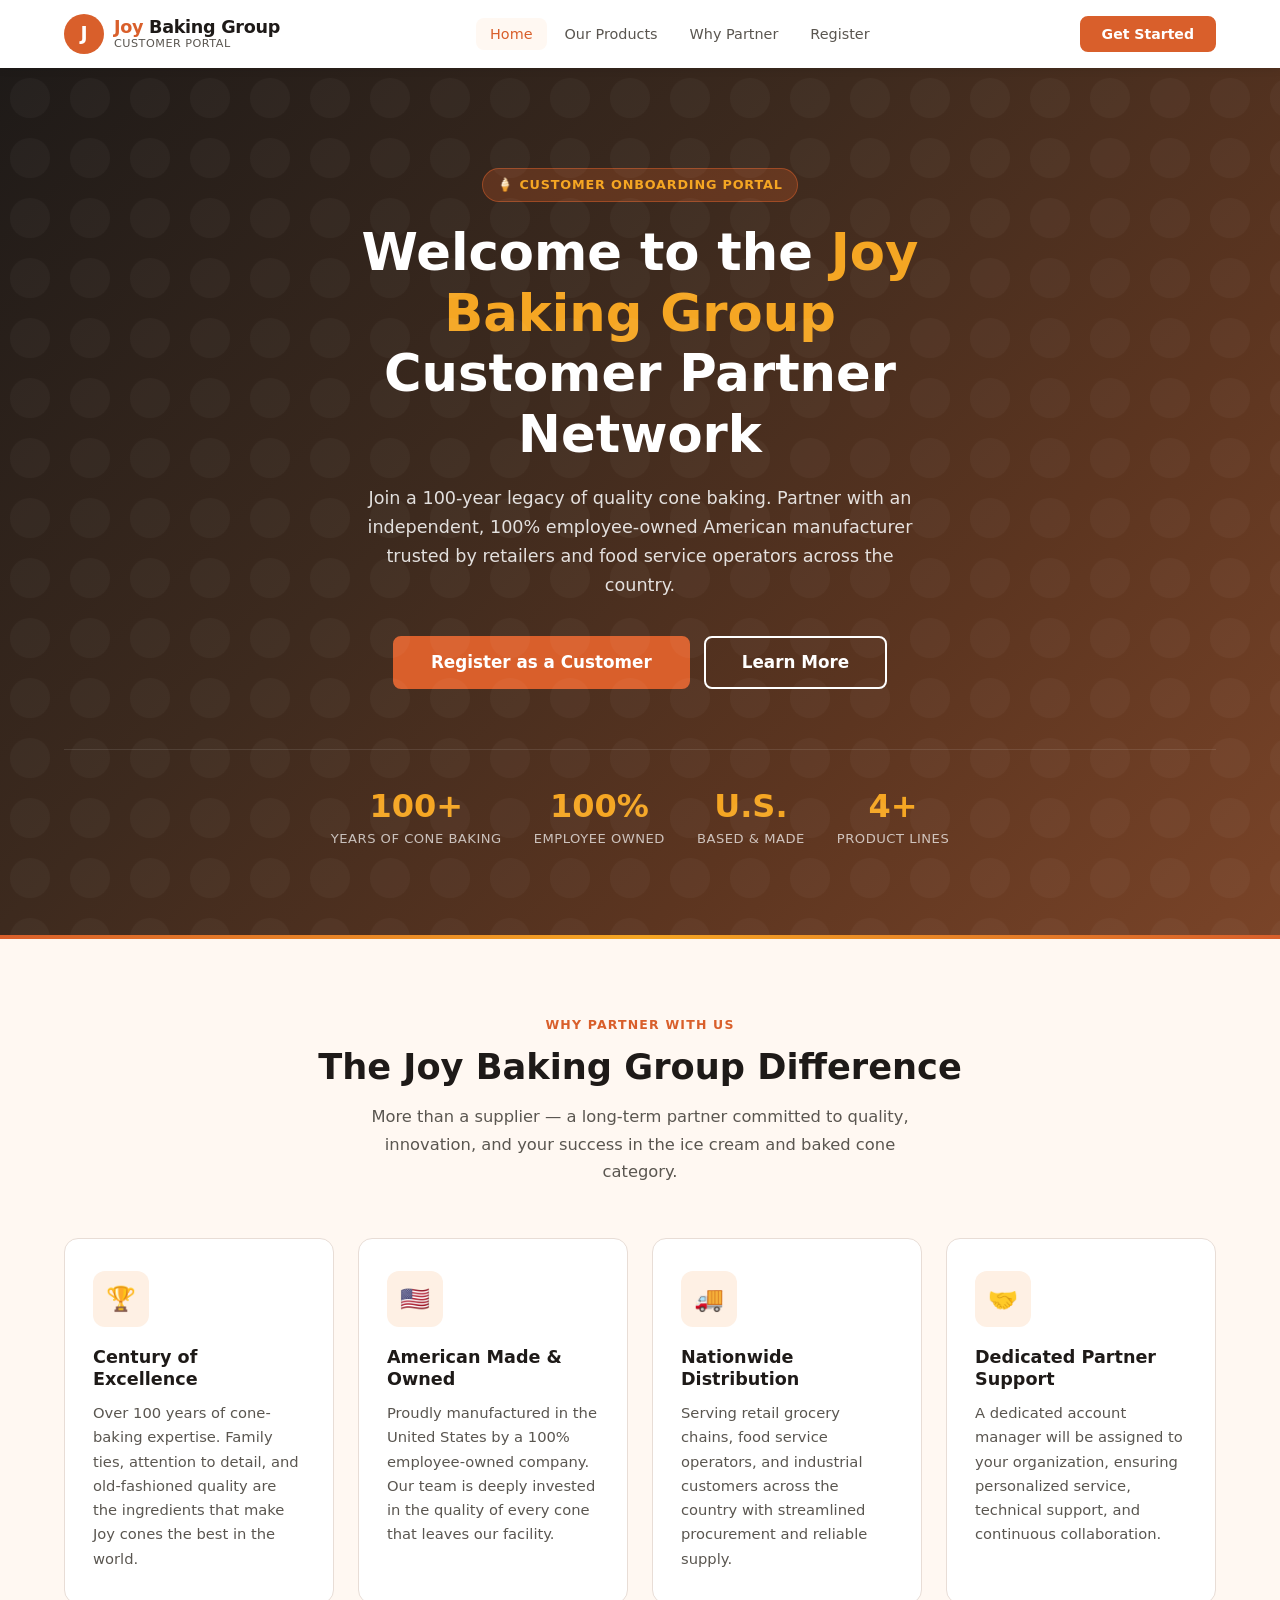
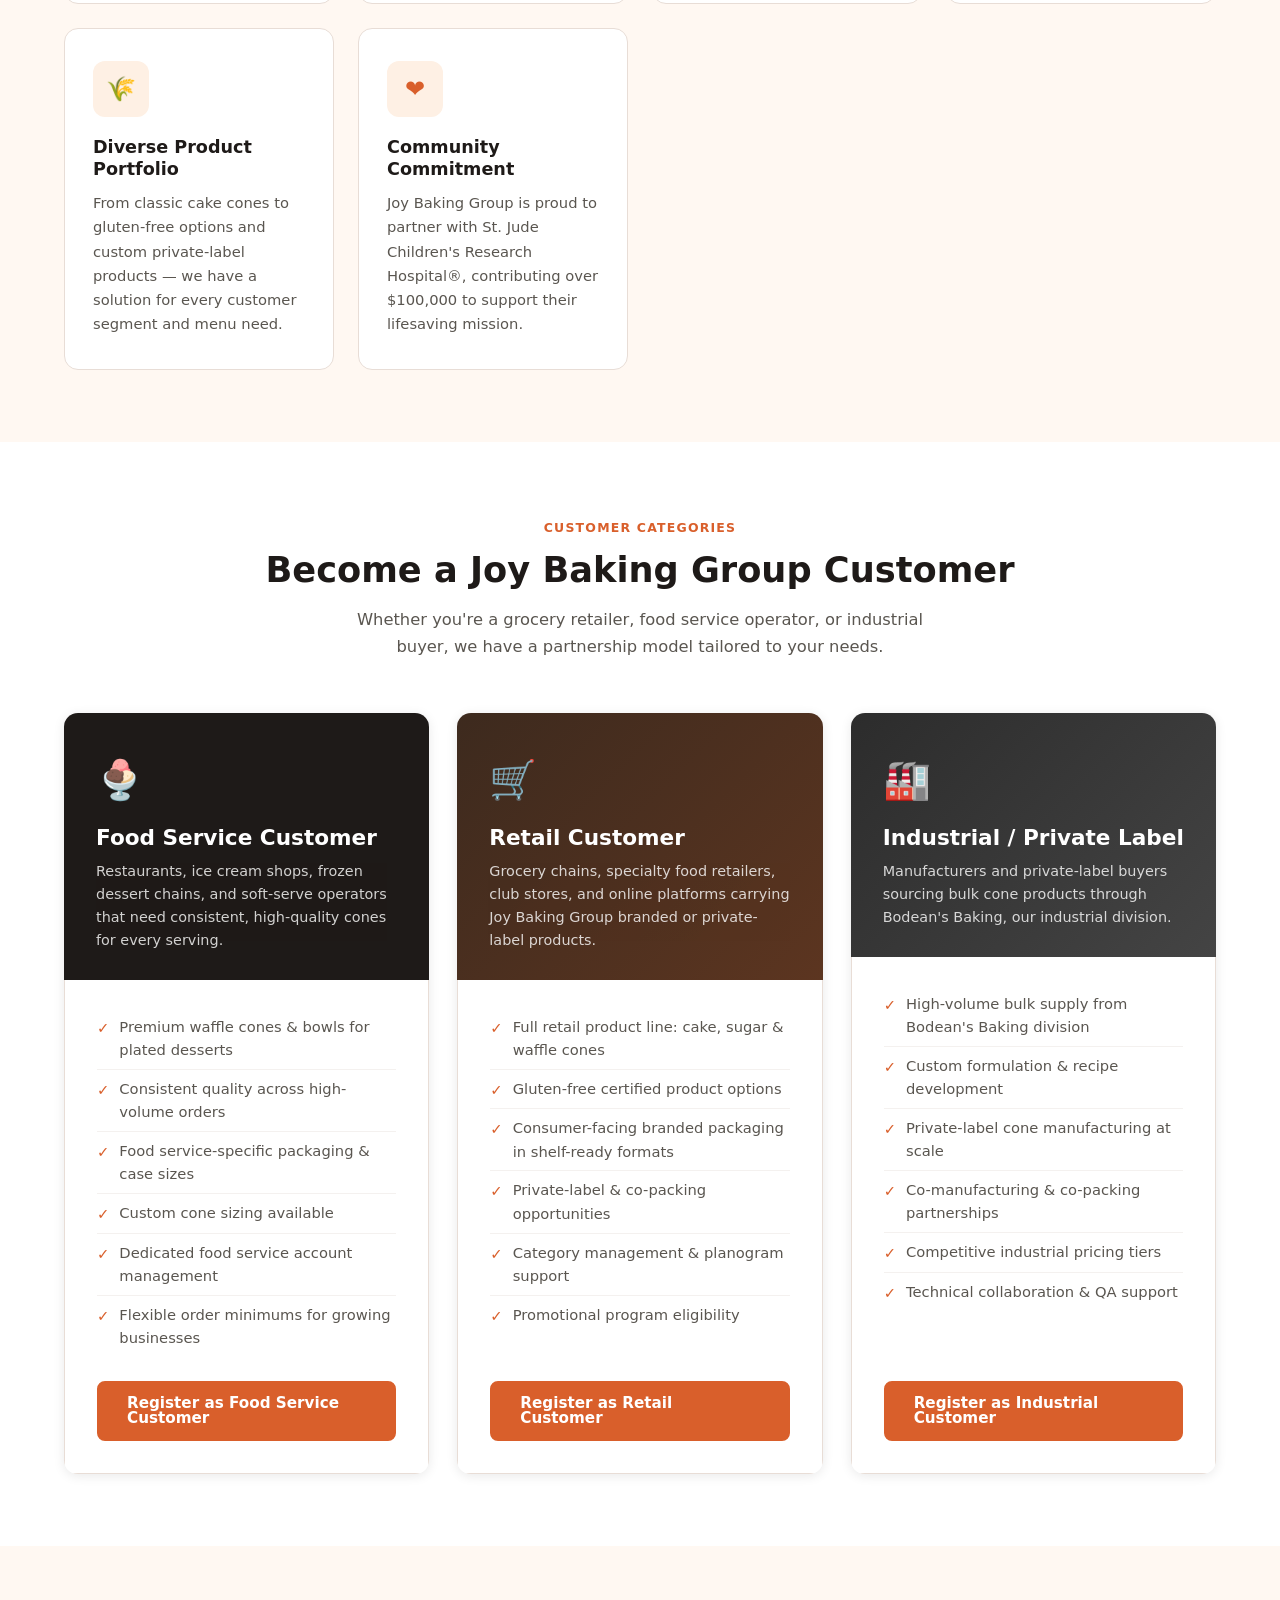
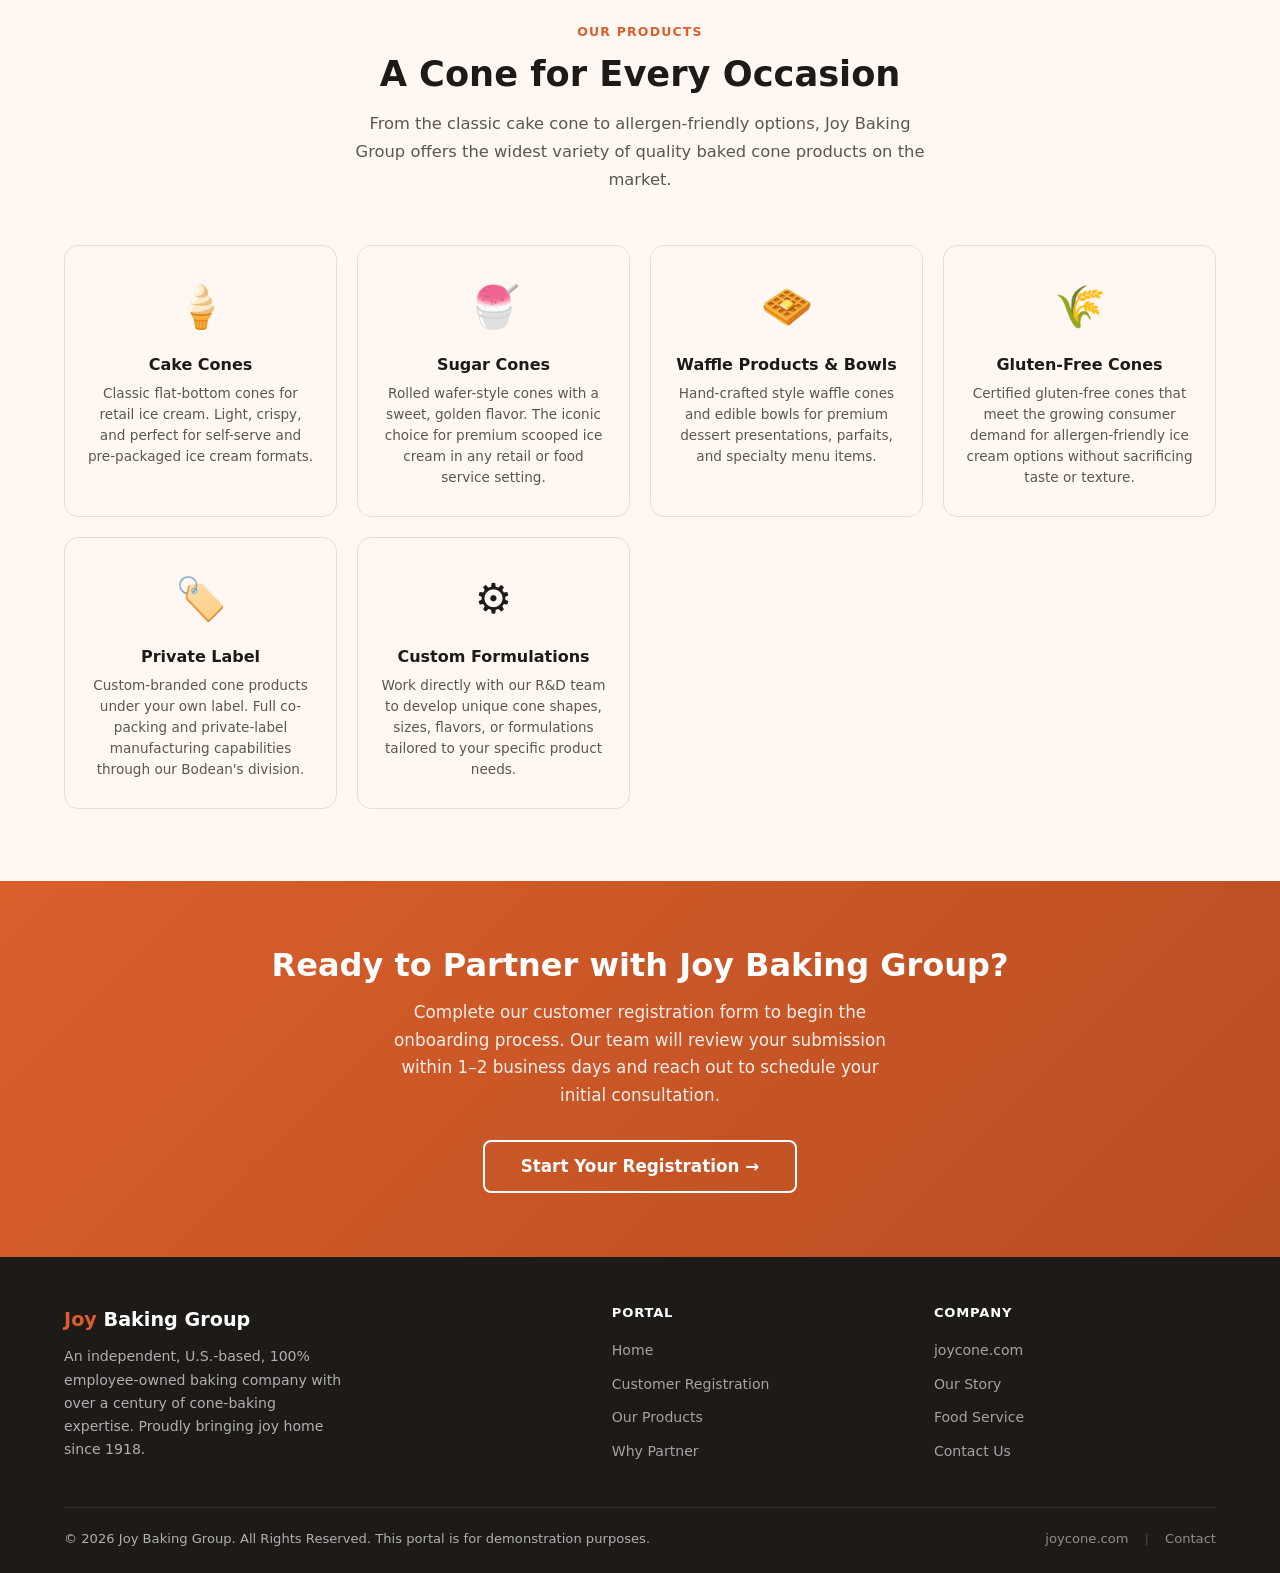
<file: index.html>
<!DOCTYPE html>
<html lang="en">
<head>
  <meta charset="UTF-8" />
  <meta name="viewport" content="width=device-width, initial-scale=1.0" />
  <title>Joy Baking Group | Customer Onboarding Portal</title>
  <link rel="stylesheet" href="css/styles.css" />
  <link rel="icon" href="data:image/svg+xml,<svg xmlns='http://www.w3.org/2000/svg' viewBox='0 0 100 100'><text y='.9em' font-size='90'>🍦</text></svg>" />
</head>
<body>

  <!-- ========== NAVIGATION ========== -->
  <nav class="site-nav" role="navigation" aria-label="Main navigation">
    <div class="container">
      <div class="nav-inner">
        <a href="index.html" class="nav-brand" aria-label="Joy Baking Group Home">
          <div class="nav-brand-logo" aria-hidden="true">J</div>
          <div class="nav-brand-text">
            <div class="brand-name"><span>Joy</span> Baking Group</div>
            <div class="brand-sub">Customer Portal</div>
          </div>
        </a>

        <ul class="nav-links" id="navLinks" role="list">
          <li><a href="index.html" class="active">Home</a></li>
          <li><a href="#products">Our Products</a></li>
          <li><a href="#why-partner">Why Partner</a></li>
          <li><a href="customer-registration.html">Register</a></li>
        </ul>

        <div class="nav-cta">
          <a href="customer-registration.html" class="btn btn-primary btn-sm">Get Started</a>
        </div>

        <button class="nav-hamburger" id="navToggle" aria-label="Toggle menu" aria-expanded="false" aria-controls="navLinks">
          <span></span><span></span><span></span>
        </button>
      </div>
    </div>
  </nav>

  <!-- ========== HERO ========== -->
  <section class="hero" aria-label="Welcome section">
    <div class="container text-center">
      <div class="hero-badge" aria-hidden="true">🍦 Customer Onboarding Portal</div>
      <h1 class="hero-title">
        Welcome to the <span>Joy Baking Group</span><br/>Customer Partner Network
      </h1>
      <p class="hero-subtitle">
        Join a 100-year legacy of quality cone baking. Partner with an independent,
        100% employee-owned American manufacturer trusted by retailers and food service
        operators across the country.
      </p>
      <div class="hero-actions">
        <a href="customer-registration.html" class="btn btn-primary btn-lg">
          Register as a Customer
        </a>
        <a href="#why-partner" class="btn btn-outline-white btn-lg">
          Learn More
        </a>
      </div>

      <div class="hero-stats" role="list" aria-label="Company highlights">
        <div class="hero-stat-item" role="listitem">
          <div class="hero-stat-value">100+</div>
          <div class="hero-stat-label">Years of Cone Baking</div>
        </div>
        <div class="hero-stat-item" role="listitem">
          <div class="hero-stat-value">100%</div>
          <div class="hero-stat-label">Employee Owned</div>
        </div>
        <div class="hero-stat-item" role="listitem">
          <div class="hero-stat-value">U.S.</div>
          <div class="hero-stat-label">Based &amp; Made</div>
        </div>
        <div class="hero-stat-item" role="listitem">
          <div class="hero-stat-value">4+</div>
          <div class="hero-stat-label">Product Lines</div>
        </div>
      </div>
    </div>
  </section>

  <!-- ========== WHY PARTNER ========== -->
  <section class="section bg-cream" id="why-partner" aria-labelledby="why-partner-heading">
    <div class="container">
      <div class="section-header">
        <div class="section-tag">Why Partner With Us</div>
        <h2 class="section-title" id="why-partner-heading">
          The Joy Baking Group Difference
        </h2>
        <p class="section-desc">
          More than a supplier — a long-term partner committed to quality, innovation,
          and your success in the ice cream and baked cone category.
        </p>
      </div>

      <div class="cards-grid">
        <article class="feature-card">
          <div class="feature-icon" aria-hidden="true">🏆</div>
          <h3>Century of Excellence</h3>
          <p>
            Over 100 years of cone-baking expertise. Family ties, attention to detail,
            and old-fashioned quality are the ingredients that make Joy cones the best
            in the world.
          </p>
        </article>

        <article class="feature-card">
          <div class="feature-icon" aria-hidden="true">🇺🇸</div>
          <h3>American Made &amp; Owned</h3>
          <p>
            Proudly manufactured in the United States by a 100% employee-owned company.
            Our team is deeply invested in the quality of every cone that leaves our facility.
          </p>
        </article>

        <article class="feature-card">
          <div class="feature-icon" aria-hidden="true">🚚</div>
          <h3>Nationwide Distribution</h3>
          <p>
            Serving retail grocery chains, food service operators, and industrial
            customers across the country with streamlined procurement and reliable supply.
          </p>
        </article>

        <article class="feature-card">
          <div class="feature-icon" aria-hidden="true">🤝</div>
          <h3>Dedicated Partner Support</h3>
          <p>
            A dedicated account manager will be assigned to your organization, ensuring
            personalized service, technical support, and continuous collaboration.
          </p>
        </article>

        <article class="feature-card">
          <div class="feature-icon" aria-hidden="true">🌾</div>
          <h3>Diverse Product Portfolio</h3>
          <p>
            From classic cake cones to gluten-free options and custom private-label
            products — we have a solution for every customer segment and menu need.
          </p>
        </article>

        <article class="feature-card">
          <div class="feature-icon" aria-hidden="true">❤️</div>
          <h3>Community Commitment</h3>
          <p>
            Joy Baking Group is proud to partner with St. Jude Children's Research
            Hospital®, contributing over $100,000 to support their lifesaving mission.
          </p>
        </article>
      </div>
    </div>
  </section>

  <!-- ========== BECOME A CUSTOMER ========== -->
  <section class="section" aria-labelledby="become-customer-heading">
    <div class="container">
      <div class="section-header">
        <div class="section-tag">Customer Categories</div>
        <h2 class="section-title" id="become-customer-heading">
          Become a Joy Baking Group Customer
        </h2>
        <p class="section-desc">
          Whether you're a grocery retailer, food service operator, or industrial buyer,
          we have a partnership model tailored to your needs.
        </p>
      </div>

      <div class="ctype-grid">
        <!-- Food Service -->
        <div class="ctype-card">
          <div class="ctype-header">
            <div class="ctype-icon" aria-hidden="true">🍨</div>
            <h3>Food Service Customer</h3>
            <p>
              Restaurants, ice cream shops, frozen dessert chains, and soft-serve
              operators that need consistent, high-quality cones for every serving.
            </p>
          </div>
          <div class="ctype-body">
            <ul class="ctype-list" role="list">
              <li>Premium waffle cones &amp; bowls for plated desserts</li>
              <li>Consistent quality across high-volume orders</li>
              <li>Food service-specific packaging &amp; case sizes</li>
              <li>Custom cone sizing available</li>
              <li>Dedicated food service account management</li>
              <li>Flexible order minimums for growing businesses</li>
            </ul>
            <a href="customer-registration.html" class="btn btn-primary">
              Register as Food Service Customer
            </a>
          </div>
        </div>

        <!-- Retail -->
        <div class="ctype-card">
          <div class="ctype-header alt">
            <div class="ctype-icon" aria-hidden="true">🛒</div>
            <h3>Retail Customer</h3>
            <p>
              Grocery chains, specialty food retailers, club stores, and online
              platforms carrying Joy Baking Group branded or private-label products.
            </p>
          </div>
          <div class="ctype-body">
            <ul class="ctype-list" role="list">
              <li>Full retail product line: cake, sugar &amp; waffle cones</li>
              <li>Gluten-free certified product options</li>
              <li>Consumer-facing branded packaging in shelf-ready formats</li>
              <li>Private-label &amp; co-packing opportunities</li>
              <li>Category management &amp; planogram support</li>
              <li>Promotional program eligibility</li>
            </ul>
            <a href="customer-registration.html" class="btn btn-primary">
              Register as Retail Customer
            </a>
          </div>
        </div>

        <!-- Industrial -->
        <div class="ctype-card">
          <div class="ctype-header" style="background: linear-gradient(135deg, #2C2C2C, #444);">
            <div class="ctype-icon" aria-hidden="true">🏭</div>
            <h3>Industrial / Private Label</h3>
            <p>
              Manufacturers and private-label buyers sourcing bulk cone products
              through Bodean's Baking, our industrial division.
            </p>
          </div>
          <div class="ctype-body">
            <ul class="ctype-list" role="list">
              <li>High-volume bulk supply from Bodean's Baking division</li>
              <li>Custom formulation &amp; recipe development</li>
              <li>Private-label cone manufacturing at scale</li>
              <li>Co-manufacturing &amp; co-packing partnerships</li>
              <li>Competitive industrial pricing tiers</li>
              <li>Technical collaboration &amp; QA support</li>
            </ul>
            <a href="customer-registration.html" class="btn btn-primary">
              Register as Industrial Customer
            </a>
          </div>
        </div>
      </div>
    </div>
  </section>

  <!-- ========== PRODUCTS ========== -->
  <section class="section bg-cream" id="products" aria-labelledby="products-heading">
    <div class="container">
      <div class="section-header">
        <div class="section-tag">Our Products</div>
        <h2 class="section-title" id="products-heading">A Cone for Every Occasion</h2>
        <p class="section-desc">
          From the classic cake cone to allergen-friendly options, Joy Baking Group
          offers the widest variety of quality baked cone products on the market.
        </p>
      </div>

      <div class="products-grid">
        <article class="product-card">
          <div class="product-emoji" aria-hidden="true">🍦</div>
          <h4>Cake Cones</h4>
          <p>Classic flat-bottom cones for retail ice cream. Light, crispy, and perfect
          for self-serve and pre-packaged ice cream formats.</p>
        </article>

        <article class="product-card">
          <div class="product-emoji" aria-hidden="true">🍧</div>
          <h4>Sugar Cones</h4>
          <p>Rolled wafer-style cones with a sweet, golden flavor. The iconic choice
          for premium scooped ice cream in any retail or food service setting.</p>
        </article>

        <article class="product-card">
          <div class="product-emoji" aria-hidden="true">🧇</div>
          <h4>Waffle Products &amp; Bowls</h4>
          <p>Hand-crafted style waffle cones and edible bowls for premium dessert
          presentations, parfaits, and specialty menu items.</p>
        </article>

        <article class="product-card">
          <div class="product-emoji" aria-hidden="true">🌾</div>
          <h4>Gluten-Free Cones</h4>
          <p>Certified gluten-free cones that meet the growing consumer demand for
          allergen-friendly ice cream options without sacrificing taste or texture.</p>
        </article>

        <article class="product-card">
          <div class="product-emoji" aria-hidden="true">🏷️</div>
          <h4>Private Label</h4>
          <p>Custom-branded cone products under your own label. Full co-packing
          and private-label manufacturing capabilities through our Bodean's division.</p>
        </article>

        <article class="product-card">
          <div class="product-emoji" aria-hidden="true">⚙️</div>
          <h4>Custom Formulations</h4>
          <p>Work directly with our R&amp;D team to develop unique cone shapes, sizes,
          flavors, or formulations tailored to your specific product needs.</p>
        </article>
      </div>
    </div>
  </section>

  <!-- ========== CTA BANNER ========== -->
  <section class="cta-banner" aria-labelledby="cta-heading">
    <div class="container">
      <h2 id="cta-heading">Ready to Partner with Joy Baking Group?</h2>
      <p>
        Complete our customer registration form to begin the onboarding process.
        Our team will review your submission within 1–2 business days and reach
        out to schedule your initial consultation.
      </p>
      <a href="customer-registration.html" class="btn btn-outline-white btn-lg">
        Start Your Registration →
      </a>
    </div>
  </section>

  <!-- ========== FOOTER ========== -->
  <footer class="site-footer" role="contentinfo">
    <div class="container">
      <div class="footer-inner">
        <div class="footer-brand">
          <div class="brand-name"><span>Joy</span> Baking Group</div>
          <p>
            An independent, U.S.-based, 100% employee-owned baking company with
            over a century of cone-baking expertise. Proudly bringing joy home
            since 1918.
          </p>
        </div>
        <div class="footer-col">
          <h4>Portal</h4>
          <ul role="list">
            <li><a href="index.html">Home</a></li>
            <li><a href="customer-registration.html">Customer Registration</a></li>
            <li><a href="#products">Our Products</a></li>
            <li><a href="#why-partner">Why Partner</a></li>
          </ul>
        </div>
        <div class="footer-col">
          <h4>Company</h4>
          <ul role="list">
            <li><a href="https://joycone.com/" target="_blank" rel="noopener noreferrer">joycone.com</a></li>
            <li><a href="https://joycone.com/history/" target="_blank" rel="noopener noreferrer">Our Story</a></li>
            <li><a href="https://joycone.com/fs_products/" target="_blank" rel="noopener noreferrer">Food Service</a></li>
            <li><a href="https://joycone.com/contact/" target="_blank" rel="noopener noreferrer">Contact Us</a></li>
          </ul>
        </div>
      </div>
      <div class="footer-bottom">
        <span>© 2026 Joy Baking Group. All Rights Reserved. This portal is for demonstration purposes.</span>
        <div style="display:flex; gap: 16px;">
          <a href="https://joycone.com/" target="_blank" rel="noopener noreferrer">joycone.com</a>
          <span style="opacity:0.3">|</span>
          <a href="https://joycone.com/contact/" target="_blank" rel="noopener noreferrer">Contact</a>
        </div>
      </div>
    </div>
  </footer>

  <script src="js/main.js"></script>
</body>
</html>
</file>
<file: css/styles.css>
/* ============================================================
   Joy Baking Group — Customer Onboarding Portal
   Global Stylesheet
   ============================================================ */

/* ---------- CSS Variables ---------- */
:root {
  --joy-orange:   #D95F2B;
  --joy-orange-dark: #B84D22;
  --joy-orange-light: #F07840;
  --joy-yellow:   #F5A623;
  --joy-cream:    #FFF8F2;
  --joy-cream-mid:#FEF0E4;
  --joy-dark:     #1E1A18;
  --joy-gray:     #5A5650;
  --joy-gray-light:#F4F1EF;
  --joy-white:    #FFFFFF;
  --joy-border:   #E8DDD6;
  --joy-success:  #2E7D52;
  --joy-error:    #C0392B;
  --joy-shadow:   0 2px 12px rgba(0,0,0,0.09);
  --joy-shadow-md:0 4px 24px rgba(0,0,0,0.13);
  --radius:       8px;
  --radius-lg:    14px;
  --transition:   all 0.22s ease;
  --font-body:    'Segoe UI', system-ui, -apple-system, sans-serif;
}

/* ---------- Base Reset ---------- */
*, *::before, *::after { box-sizing: border-box; margin: 0; padding: 0; }

html { scroll-behavior: smooth; font-size: 16px; }

body {
  font-family: var(--font-body);
  background: var(--joy-white);
  color: var(--joy-dark);
  line-height: 1.6;
  -webkit-font-smoothing: antialiased;
}

img { max-width: 100%; height: auto; display: block; }
a  { color: var(--joy-orange); text-decoration: none; transition: var(--transition); }
a:hover { color: var(--joy-orange-dark); text-decoration: underline; }

ul { list-style: none; }
h1,h2,h3,h4,h5 { line-height: 1.25; font-weight: 700; }

/* ---------- Utility Helpers ---------- */
.container {
  width: 100%;
  max-width: 1200px;
  margin: 0 auto;
  padding: 0 24px;
}
.text-center { text-align: center; }
.text-orange { color: var(--joy-orange); }
.bg-cream    { background: var(--joy-cream); }
.bg-dark     { background: var(--joy-dark); }
.fw-600      { font-weight: 600; }
.mt-4        { margin-top: 1rem; }
.mb-4        { margin-bottom: 1rem; }
.hidden      { display: none !important; }

/* ---------- Buttons ---------- */
.btn {
  display: inline-flex;
  align-items: center;
  gap: 8px;
  padding: 13px 28px;
  border-radius: var(--radius);
  font-size: 0.95rem;
  font-weight: 600;
  cursor: pointer;
  border: 2px solid transparent;
  transition: var(--transition);
  text-decoration: none;
  line-height: 1;
}
.btn-primary {
  background: var(--joy-orange);
  color: var(--joy-white);
  border-color: var(--joy-orange);
}
.btn-primary:hover {
  background: var(--joy-orange-dark);
  border-color: var(--joy-orange-dark);
  color: var(--joy-white);
  text-decoration: none;
  transform: translateY(-1px);
  box-shadow: 0 4px 14px rgba(217,95,43,0.35);
}
.btn-outline {
  background: transparent;
  color: var(--joy-orange);
  border-color: var(--joy-orange);
}
.btn-outline:hover {
  background: var(--joy-orange);
  color: var(--joy-white);
  text-decoration: none;
  transform: translateY(-1px);
}
.btn-outline-white {
  background: transparent;
  color: var(--joy-white);
  border-color: var(--joy-white);
}
.btn-outline-white:hover {
  background: var(--joy-white);
  color: var(--joy-orange);
  text-decoration: none;
}
.btn-lg {
  padding: 16px 36px;
  font-size: 1.05rem;
}
.btn-sm {
  padding: 9px 20px;
  font-size: 0.88rem;
}

/* ============================================================
   NAVIGATION
   ============================================================ */
.site-nav {
  position: sticky;
  top: 0;
  z-index: 1000;
  background: var(--joy-white);
  box-shadow: 0 2px 8px rgba(0,0,0,0.08);
}
.nav-inner {
  display: flex;
  align-items: center;
  justify-content: space-between;
  height: 68px;
  gap: 24px;
}
.nav-brand {
  display: flex;
  align-items: center;
  gap: 10px;
  text-decoration: none;
  flex-shrink: 0;
}
.nav-brand-logo {
  width: 40px;
  height: 40px;
  background: var(--joy-orange);
  border-radius: 50%;
  display: flex;
  align-items: center;
  justify-content: center;
  color: white;
  font-size: 1.2rem;
  font-weight: 800;
}
.nav-brand-text {
  display: flex;
  flex-direction: column;
  line-height: 1.1;
}
.nav-brand-text .brand-name {
  font-size: 1.1rem;
  font-weight: 800;
  color: var(--joy-dark);
  letter-spacing: -0.3px;
}
.nav-brand-text .brand-name span { color: var(--joy-orange); }
.nav-brand-text .brand-sub {
  font-size: 0.7rem;
  color: var(--joy-gray);
  font-weight: 500;
  letter-spacing: 0.5px;
  text-transform: uppercase;
}
.nav-links {
  display: flex;
  align-items: center;
  gap: 4px;
}
.nav-links a {
  padding: 8px 14px;
  border-radius: var(--radius);
  color: var(--joy-gray);
  font-size: 0.9rem;
  font-weight: 500;
  text-decoration: none;
  transition: var(--transition);
}
.nav-links a:hover,
.nav-links a.active {
  color: var(--joy-orange);
  background: var(--joy-cream);
}
.nav-cta { flex-shrink: 0; }
.nav-hamburger {
  display: none;
  background: none;
  border: none;
  cursor: pointer;
  padding: 6px;
  flex-direction: column;
  gap: 5px;
}
.nav-hamburger span {
  display: block;
  width: 24px;
  height: 2px;
  background: var(--joy-dark);
  border-radius: 2px;
  transition: var(--transition);
}

/* ============================================================
   HERO SECTION
   ============================================================ */
.hero {
  position: relative;
  background: linear-gradient(135deg, #1E1A18 0%, #3D2A1E 40%, #5C3520 70%, #7A4428 100%);
  color: var(--joy-white);
  padding: 100px 0 90px;
  overflow: hidden;
}
.hero::before {
  content: '';
  position: absolute;
  inset: 0;
  background: url("data:image/svg+xml,%3Csvg width='60' height='60' viewBox='0 0 60 60' xmlns='http://www.w3.org/2000/svg'%3E%3Cg fill='none' fill-rule='evenodd'%3E%3Cg fill='%23ffffff' fill-opacity='0.03'%3E%3Ccircle cx='30' cy='30' r='20'/%3E%3C/g%3E%3C/g%3E%3C/svg%3E");
  pointer-events: none;
}
.hero::after {
  content: '';
  position: absolute;
  bottom: 0;
  left: 0;
  right: 0;
  height: 4px;
  background: linear-gradient(90deg, var(--joy-orange), var(--joy-yellow), var(--joy-orange));
}
.hero-badge {
  display: inline-flex;
  align-items: center;
  gap: 6px;
  background: rgba(217,95,43,0.25);
  border: 1px solid rgba(217,95,43,0.5);
  color: var(--joy-yellow);
  font-size: 0.8rem;
  font-weight: 600;
  letter-spacing: 0.8px;
  text-transform: uppercase;
  padding: 6px 14px;
  border-radius: 50px;
  margin-bottom: 20px;
}
.hero-title {
  font-size: clamp(2rem, 5vw, 3.2rem);
  max-width: 700px;
  margin: 0 auto 20px;
  line-height: 1.18;
}
.hero-title span { color: var(--joy-yellow); }
.hero-subtitle {
  font-size: 1.1rem;
  opacity: 0.85;
  max-width: 580px;
  margin: 0 auto 36px;
  line-height: 1.65;
}
.hero-actions {
  display: flex;
  gap: 14px;
  justify-content: center;
  flex-wrap: wrap;
}
.hero-stats {
  display: flex;
  gap: 48px;
  justify-content: center;
  margin-top: 60px;
  padding-top: 40px;
  border-top: 1px solid rgba(255,255,255,0.1);
  flex-wrap: wrap;
  gap: 32px;
}
.hero-stat-item { text-align: center; }
.hero-stat-value {
  font-size: 2rem;
  font-weight: 800;
  color: var(--joy-yellow);
  line-height: 1;
  margin-bottom: 6px;
}
.hero-stat-label {
  font-size: 0.82rem;
  opacity: 0.7;
  text-transform: uppercase;
  letter-spacing: 0.5px;
}

/* ============================================================
   SECTIONS
   ============================================================ */
.section { padding: 72px 0; }
.section-sm { padding: 48px 0; }
.section-header {
  text-align: center;
  margin-bottom: 52px;
}
.section-tag {
  display: inline-block;
  font-size: 0.78rem;
  font-weight: 700;
  letter-spacing: 1.2px;
  text-transform: uppercase;
  color: var(--joy-orange);
  margin-bottom: 10px;
}
.section-title {
  font-size: clamp(1.6rem, 3vw, 2.2rem);
  color: var(--joy-dark);
  margin-bottom: 14px;
}
.section-desc {
  font-size: 1.02rem;
  color: var(--joy-gray);
  max-width: 580px;
  margin: 0 auto;
  line-height: 1.7;
}

/* ---------- Feature Cards (Why Partner) ---------- */
.cards-grid {
  display: grid;
  grid-template-columns: repeat(auto-fit, minmax(270px, 1fr));
  gap: 24px;
}
.feature-card {
  background: var(--joy-white);
  border: 1px solid var(--joy-border);
  border-radius: var(--radius-lg);
  padding: 32px 28px;
  transition: var(--transition);
  position: relative;
  overflow: hidden;
}
.feature-card::before {
  content: '';
  position: absolute;
  top: 0; left: 0; right: 0;
  height: 3px;
  background: linear-gradient(90deg, var(--joy-orange), var(--joy-yellow));
  opacity: 0;
  transition: var(--transition);
}
.feature-card:hover {
  transform: translateY(-4px);
  box-shadow: var(--joy-shadow-md);
  border-color: var(--joy-orange);
}
.feature-card:hover::before { opacity: 1; }
.feature-icon {
  width: 56px;
  height: 56px;
  background: var(--joy-cream-mid);
  border-radius: 12px;
  display: flex;
  align-items: center;
  justify-content: center;
  font-size: 1.5rem;
  margin-bottom: 20px;
  color: var(--joy-orange);
}
.feature-card h3 {
  font-size: 1.1rem;
  color: var(--joy-dark);
  margin-bottom: 10px;
}
.feature-card p {
  font-size: 0.92rem;
  color: var(--joy-gray);
  line-height: 1.65;
}

/* ---------- Customer-Type Cards ---------- */
.ctype-grid {
  display: grid;
  grid-template-columns: repeat(auto-fit, minmax(300px, 1fr));
  gap: 28px;
}
.ctype-card {
  border-radius: var(--radius-lg);
  overflow: hidden;
  box-shadow: var(--joy-shadow);
  transition: var(--transition);
  display: flex;
  flex-direction: column;
}
.ctype-card:hover {
  transform: translateY(-4px);
  box-shadow: var(--joy-shadow-md);
}
.ctype-header {
  padding: 36px 32px 28px;
  background: var(--joy-dark);
  color: var(--joy-white);
}
.ctype-header.alt {
  background: linear-gradient(135deg, #3D2A1E, #5C3520);
}
.ctype-icon {
  font-size: 2.4rem;
  margin-bottom: 14px;
}
.ctype-header h3 {
  font-size: 1.35rem;
  margin-bottom: 8px;
  color: var(--joy-white);
}
.ctype-header p {
  font-size: 0.9rem;
  opacity: 0.8;
  line-height: 1.6;
}
.ctype-body {
  padding: 28px 32px 32px;
  background: var(--joy-white);
  border: 1px solid var(--joy-border);
  border-top: none;
  flex: 1;
  display: flex;
  flex-direction: column;
}
.ctype-list {
  flex: 1;
  margin-bottom: 24px;
}
.ctype-list li {
  display: flex;
  align-items: flex-start;
  gap: 10px;
  padding: 7px 0;
  font-size: 0.92rem;
  color: var(--joy-gray);
  border-bottom: 1px solid var(--joy-gray-light);
}
.ctype-list li:last-child { border-bottom: none; }
.ctype-list li::before {
  content: '✓';
  color: var(--joy-orange);
  font-weight: 700;
  flex-shrink: 0;
  margin-top: 1px;
}

/* ---------- Product Cards ---------- */
.products-grid {
  display: grid;
  grid-template-columns: repeat(auto-fit, minmax(220px, 1fr));
  gap: 20px;
}
.product-card {
  background: var(--joy-cream);
  border-radius: var(--radius-lg);
  padding: 28px 22px;
  text-align: center;
  transition: var(--transition);
  border: 1px solid var(--joy-border);
}
.product-card:hover {
  transform: translateY(-3px);
  box-shadow: var(--joy-shadow);
  border-color: var(--joy-orange);
}
.product-card .product-emoji {
  font-size: 2.6rem;
  margin-bottom: 14px;
}
.product-card h4 {
  font-size: 1rem;
  color: var(--joy-dark);
  margin-bottom: 8px;
}
.product-card p {
  font-size: 0.85rem;
  color: var(--joy-gray);
  line-height: 1.55;
}

/* ---------- CTA Banner ---------- */
.cta-banner {
  background: linear-gradient(135deg, var(--joy-orange) 0%, var(--joy-orange-dark) 100%);
  color: var(--joy-white);
  text-align: center;
  padding: 64px 0;
}
.cta-banner h2 {
  font-size: clamp(1.5rem, 3vw, 2rem);
  margin-bottom: 14px;
}
.cta-banner p {
  font-size: 1.05rem;
  opacity: 0.9;
  max-width: 520px;
  margin: 0 auto 30px;
  line-height: 1.65;
}

/* ============================================================
   FOOTER
   ============================================================ */
.site-footer {
  background: var(--joy-dark);
  color: rgba(255,255,255,0.65);
  padding: 48px 0 24px;
}
.footer-inner {
  display: grid;
  grid-template-columns: 1.8fr 1fr 1fr;
  gap: 40px;
  margin-bottom: 36px;
}
.footer-brand .brand-name {
  font-size: 1.2rem;
  font-weight: 700;
  color: var(--joy-white);
  margin-bottom: 10px;
}
.footer-brand .brand-name span { color: var(--joy-orange); }
.footer-brand p {
  font-size: 0.88rem;
  line-height: 1.65;
  max-width: 280px;
}
.footer-col h4 {
  font-size: 0.82rem;
  font-weight: 700;
  letter-spacing: 0.8px;
  text-transform: uppercase;
  color: var(--joy-white);
  margin-bottom: 16px;
}
.footer-col ul li {
  margin-bottom: 8px;
}
.footer-col ul li a {
  font-size: 0.88rem;
  color: rgba(255,255,255,0.6);
  transition: var(--transition);
}
.footer-col ul li a:hover {
  color: var(--joy-orange);
  text-decoration: none;
}
.footer-bottom {
  border-top: 1px solid rgba(255,255,255,0.08);
  padding-top: 20px;
  display: flex;
  align-items: center;
  justify-content: space-between;
  font-size: 0.82rem;
  flex-wrap: wrap;
  gap: 10px;
}
.footer-bottom a {
  color: rgba(255,255,255,0.5);
}
.footer-bottom a:hover { color: var(--joy-orange); text-decoration: none; }

/* ============================================================
   REGISTRATION PAGE
   ============================================================ */
.page-header {
  background: linear-gradient(135deg, #1E1A18 0%, #3D2A1E 100%);
  color: var(--joy-white);
  padding: 48px 0 44px;
  position: relative;
}
.page-header::after {
  content: '';
  position: absolute;
  bottom: 0; left: 0; right: 0;
  height: 3px;
  background: linear-gradient(90deg, var(--joy-orange), var(--joy-yellow), var(--joy-orange));
}
.breadcrumb {
  display: flex;
  align-items: center;
  gap: 8px;
  font-size: 0.85rem;
  color: rgba(255,255,255,0.6);
  margin-bottom: 16px;
}
.breadcrumb a {
  color: rgba(255,255,255,0.6);
  text-decoration: none;
}
.breadcrumb a:hover { color: var(--joy-yellow); }
.breadcrumb-sep { opacity: 0.4; }
.breadcrumb-current { color: var(--joy-yellow); font-weight: 500; }
.page-header h1 {
  font-size: clamp(1.6rem, 3.5vw, 2.3rem);
  margin-bottom: 10px;
}
.page-header p {
  font-size: 1rem;
  opacity: 0.8;
  max-width: 520px;
}

/* ---------- Registration Layout ---------- */
.reg-layout {
  display: grid;
  grid-template-columns: 1fr 340px;
  gap: 32px;
  padding: 48px 0 72px;
  align-items: start;
}

/* ---------- Form Card ---------- */
.form-card {
  background: var(--joy-white);
  border: 1px solid var(--joy-border);
  border-radius: var(--radius-lg);
  overflow: hidden;
}
.form-section {
  padding: 32px 36px;
  border-bottom: 1px solid var(--joy-border);
}
.form-section:last-of-type { border-bottom: none; }
.form-section-header {
  display: flex;
  align-items: center;
  gap: 12px;
  margin-bottom: 24px;
}
.form-section-icon {
  width: 38px;
  height: 38px;
  background: var(--joy-cream-mid);
  border-radius: 8px;
  display: flex;
  align-items: center;
  justify-content: center;
  color: var(--joy-orange);
  font-size: 1rem;
  flex-shrink: 0;
}
.form-section-header h3 {
  font-size: 1.05rem;
  color: var(--joy-dark);
  margin: 0;
}
.form-section-header span {
  font-size: 0.8rem;
  color: var(--joy-gray);
  font-weight: 400;
}
.form-grid {
  display: grid;
  grid-template-columns: 1fr 1fr;
  gap: 18px;
}
.form-grid.cols-3 {
  grid-template-columns: 1fr 1fr 1fr;
}
.form-group { display: flex; flex-direction: column; gap: 6px; }
.form-group.full { grid-column: 1 / -1; }
.form-group label {
  font-size: 0.87rem;
  font-weight: 600;
  color: var(--joy-dark);
}
.form-group label .req {
  color: var(--joy-orange);
  margin-left: 2px;
}
.form-group label .opt {
  font-size: 0.75rem;
  color: var(--joy-gray);
  font-weight: 400;
  margin-left: 4px;
}
.form-control {
  padding: 11px 14px;
  border: 1.5px solid var(--joy-border);
  border-radius: var(--radius);
  font-size: 0.92rem;
  font-family: var(--font-body);
  color: var(--joy-dark);
  background: var(--joy-white);
  transition: var(--transition);
  width: 100%;
  appearance: none;
}
.form-control:focus {
  outline: none;
  border-color: var(--joy-orange);
  box-shadow: 0 0 0 3px rgba(217,95,43,0.12);
}
.form-control.error { border-color: var(--joy-error); }
.form-control::placeholder { color: #AAA; }
textarea.form-control { resize: vertical; min-height: 100px; }
select.form-control { background-image: url("data:image/svg+xml,%3Csvg xmlns='http://www.w3.org/2000/svg' width='12' height='8' viewBox='0 0 12 8'%3E%3Cpath fill='%235A5650' d='M6 8L0 0h12z'/%3E%3C/svg%3E"); background-repeat: no-repeat; background-position: right 14px center; padding-right: 36px; }
.field-hint { font-size: 0.78rem; color: var(--joy-gray); }
.field-error { font-size: 0.78rem; color: var(--joy-error); display: none; }
.field-error.visible { display: block; }

/* ---------- Checkbox / Radio Groups ---------- */
.check-group {
  display: grid;
  grid-template-columns: 1fr 1fr;
  gap: 10px;
}
.check-item {
  display: flex;
  align-items: flex-start;
  gap: 10px;
  padding: 12px 14px;
  border: 1.5px solid var(--joy-border);
  border-radius: var(--radius);
  cursor: pointer;
  transition: var(--transition);
}
.check-item:hover { border-color: var(--joy-orange-light); background: var(--joy-cream); }
.check-item input { margin-top: 2px; accent-color: var(--joy-orange); cursor: pointer; }
.check-item label {
  font-size: 0.88rem;
  cursor: pointer;
  color: var(--joy-dark);
  font-weight: 500;
}
.check-item label span {
  display: block;
  font-size: 0.76rem;
  color: var(--joy-gray);
  font-weight: 400;
  margin-top: 1px;
}
.check-item input:checked + label { color: var(--joy-orange); }
.check-item:has(input:checked) {
  border-color: var(--joy-orange);
  background: var(--joy-cream);
}

/* ---------- File Upload Zone ---------- */
.upload-zone {
  border: 2px dashed var(--joy-border);
  border-radius: var(--radius-lg);
  padding: 36px;
  text-align: center;
  cursor: pointer;
  transition: var(--transition);
  background: var(--joy-cream);
  position: relative;
}
.upload-zone:hover,
.upload-zone.drag-over {
  border-color: var(--joy-orange);
  background: #FFF4ED;
}
.upload-zone input[type="file"] {
  position: absolute;
  inset: 0;
  opacity: 0;
  cursor: pointer;
  width: 100%;
  height: 100%;
}
.upload-icon { font-size: 2.4rem; margin-bottom: 12px; }
.upload-zone h4 {
  font-size: 1rem;
  color: var(--joy-dark);
  margin-bottom: 6px;
}
.upload-zone p {
  font-size: 0.85rem;
  color: var(--joy-gray);
  line-height: 1.5;
}
.upload-zone .upload-link { color: var(--joy-orange); font-weight: 600; }
.upload-types {
  display: flex;
  flex-wrap: wrap;
  gap: 8px;
  margin-top: 12px;
  justify-content: center;
}
.upload-type-tag {
  background: var(--joy-white);
  border: 1px solid var(--joy-border);
  border-radius: 20px;
  padding: 3px 10px;
  font-size: 0.76rem;
  color: var(--joy-gray);
}

/* ---------- File List ---------- */
.file-list { margin-top: 16px; display: flex; flex-direction: column; gap: 8px; }
.file-item {
  display: flex;
  align-items: center;
  gap: 10px;
  padding: 10px 14px;
  background: var(--joy-white);
  border: 1px solid var(--joy-border);
  border-radius: var(--radius);
  font-size: 0.87rem;
}
.file-item-icon { font-size: 1.2rem; flex-shrink: 0; }
.file-item-name { flex: 1; color: var(--joy-dark); font-weight: 500; overflow: hidden; text-overflow: ellipsis; white-space: nowrap; }
.file-item-size { color: var(--joy-gray); font-size: 0.8rem; flex-shrink: 0; }
.file-item-remove {
  background: none;
  border: none;
  cursor: pointer;
  color: var(--joy-gray);
  font-size: 1rem;
  padding: 2px 4px;
  border-radius: 4px;
  transition: var(--transition);
  flex-shrink: 0;
}
.file-item-remove:hover { color: var(--joy-error); background: #FEE; }

/* ---------- Form Footer ---------- */
.form-footer {
  padding: 28px 36px;
  background: var(--joy-cream);
  border-top: 1px solid var(--joy-border);
  display: flex;
  align-items: center;
  justify-content: space-between;
  flex-wrap: wrap;
  gap: 16px;
}
.form-footer-note {
  font-size: 0.82rem;
  color: var(--joy-gray);
  display: flex;
  align-items: center;
  gap: 6px;
}
.btn-submit {
  min-width: 200px;
  justify-content: center;
}
.btn-submit .spinner {
  display: none;
  width: 16px;
  height: 16px;
  border: 2px solid rgba(255,255,255,0.4);
  border-top-color: white;
  border-radius: 50%;
  animation: spin 0.7s linear infinite;
}
.btn-submit.loading .spinner { display: block; }
.btn-submit.loading .btn-text { opacity: 0.7; }
@keyframes spin { to { transform: rotate(360deg); } }

/* ---------- Sidebar ---------- */
.sidebar { display: flex; flex-direction: column; gap: 24px; }
.sidebar-card {
  background: var(--joy-white);
  border: 1px solid var(--joy-border);
  border-radius: var(--radius-lg);
  overflow: hidden;
}
.sidebar-card-header {
  padding: 18px 22px;
  background: var(--joy-dark);
  color: var(--joy-white);
}
.sidebar-card-header h3 {
  font-size: 0.95rem;
  font-weight: 700;
}
.sidebar-card-header.orange-bg {
  background: linear-gradient(135deg, var(--joy-orange), var(--joy-orange-dark));
}
.sidebar-card-body { padding: 20px 22px; }
.sidebar-benefit {
  display: flex;
  gap: 12px;
  padding: 12px 0;
  border-bottom: 1px solid var(--joy-gray-light);
}
.sidebar-benefit:last-child { border-bottom: none; }
.sidebar-benefit-icon {
  font-size: 1.3rem;
  flex-shrink: 0;
}
.sidebar-benefit h4 {
  font-size: 0.88rem;
  color: var(--joy-dark);
  margin-bottom: 3px;
}
.sidebar-benefit p {
  font-size: 0.8rem;
  color: var(--joy-gray);
  line-height: 1.5;
}
.next-steps { display: flex; flex-direction: column; gap: 0; }
.next-step {
  display: flex;
  gap: 14px;
  padding: 14px 0;
  border-bottom: 1px solid var(--joy-gray-light);
}
.next-step:last-child { border-bottom: none; }
.step-num {
  width: 28px;
  height: 28px;
  border-radius: 50%;
  background: var(--joy-orange);
  color: white;
  font-size: 0.82rem;
  font-weight: 700;
  display: flex;
  align-items: center;
  justify-content: center;
  flex-shrink: 0;
}
.next-step h4 {
  font-size: 0.88rem;
  color: var(--joy-dark);
  margin-bottom: 3px;
}
.next-step p {
  font-size: 0.79rem;
  color: var(--joy-gray);
  line-height: 1.5;
}
.sidebar-contact {
  font-size: 0.85rem;
  color: var(--joy-gray);
  line-height: 1.7;
}
.sidebar-contact a { color: var(--joy-orange); font-weight: 500; }
.sidebar-contact strong { color: var(--joy-dark); }

/* ============================================================
   SUCCESS PAGE
   ============================================================ */
.success-page {
  min-height: calc(100vh - 68px);
  display: flex;
  align-items: center;
  background: var(--joy-cream);
  padding: 64px 0;
}
.success-card {
  background: var(--joy-white);
  border-radius: var(--radius-lg);
  box-shadow: var(--joy-shadow-md);
  max-width: 640px;
  margin: 0 auto;
  overflow: hidden;
}
.success-card-header {
  background: linear-gradient(135deg, var(--joy-orange), var(--joy-orange-dark));
  color: white;
  padding: 40px 40px 32px;
  text-align: center;
}
.success-icon {
  width: 70px;
  height: 70px;
  background: rgba(255,255,255,0.2);
  border-radius: 50%;
  display: flex;
  align-items: center;
  justify-content: center;
  font-size: 2rem;
  margin: 0 auto 18px;
}
.success-card-header h1 {
  font-size: 1.8rem;
  margin-bottom: 8px;
}
.success-card-header p {
  font-size: 0.95rem;
  opacity: 0.9;
}
.success-card-body { padding: 36px 40px; }
.success-ref {
  background: var(--joy-cream);
  border: 1px solid var(--joy-border);
  border-radius: var(--radius);
  padding: 16px 20px;
  margin-bottom: 28px;
  font-size: 0.88rem;
  color: var(--joy-gray);
  display: flex;
  align-items: center;
  justify-content: space-between;
}
.success-ref strong { color: var(--joy-dark); }
.success-steps { margin-bottom: 30px; }
.success-steps h3 {
  font-size: 1rem;
  color: var(--joy-dark);
  margin-bottom: 16px;
}
.success-step {
  display: flex;
  gap: 14px;
  padding: 12px 0;
  border-bottom: 1px solid var(--joy-gray-light);
}
.success-step:last-child { border-bottom: none; }
.success-step-num {
  width: 26px;
  height: 26px;
  border-radius: 50%;
  background: var(--joy-orange);
  color: white;
  font-size: 0.78rem;
  font-weight: 700;
  display: flex;
  align-items: center;
  justify-content: center;
  flex-shrink: 0;
  margin-top: 1px;
}
.success-step h4 { font-size: 0.9rem; margin-bottom: 2px; }
.success-step p  { font-size: 0.82rem; color: var(--joy-gray); }
.success-actions {
  display: flex;
  gap: 12px;
  justify-content: center;
  flex-wrap: wrap;
  padding-top: 8px;
}

/* ============================================================
   RESPONSIVE
   ============================================================ */
@media (max-width: 960px) {
  .reg-layout          { grid-template-columns: 1fr; }
  .sidebar             { display: grid; grid-template-columns: 1fr 1fr; }
  .footer-inner        { grid-template-columns: 1fr 1fr; }
  .footer-brand        { grid-column: 1 / -1; }
}

@media (max-width: 720px) {
  .hero        { padding: 60px 0 56px; }
  .hero-stats  { gap: 20px; }
  .section     { padding: 48px 0; }
  .section-sm  { padding: 32px 0; }
  .nav-links   { display: none; }
  .nav-links.open { display: flex; flex-direction: column; position: fixed; top: 68px; left: 0; right: 0; background: var(--joy-white); padding: 16px 24px; box-shadow: var(--joy-shadow-md); gap: 4px; }
  .nav-hamburger { display: flex; }
  .form-grid   { grid-template-columns: 1fr; }
  .form-grid.cols-3 { grid-template-columns: 1fr; }
  .form-section { padding: 24px 22px; }
  .form-footer  { flex-direction: column; align-items: stretch; }
  .btn-submit   { width: 100%; }
  .check-group  { grid-template-columns: 1fr; }
  .ctype-grid   { grid-template-columns: 1fr; }
  .sidebar      { grid-template-columns: 1fr; }
  .footer-inner { grid-template-columns: 1fr; }
  .success-card-body { padding: 28px 22px; }
  .success-card-header { padding: 30px 22px 24px; }
}
</file>
